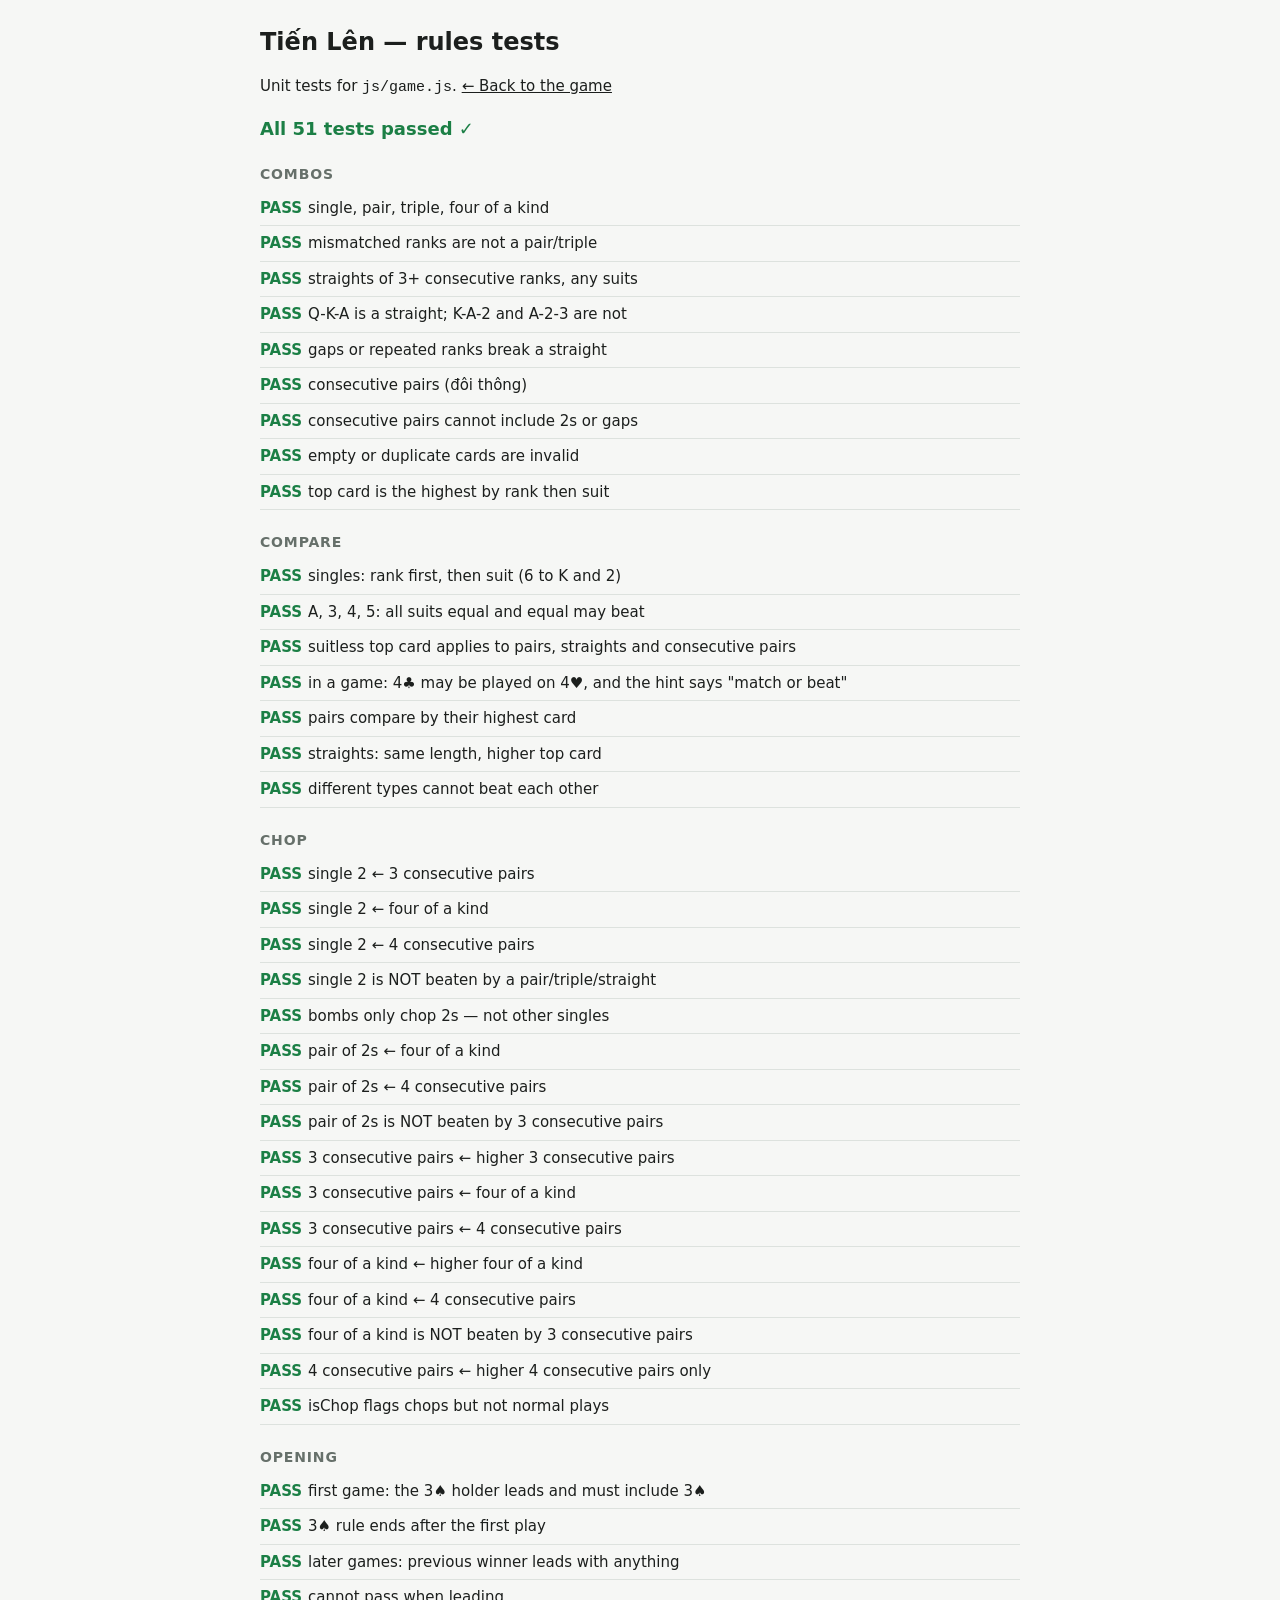
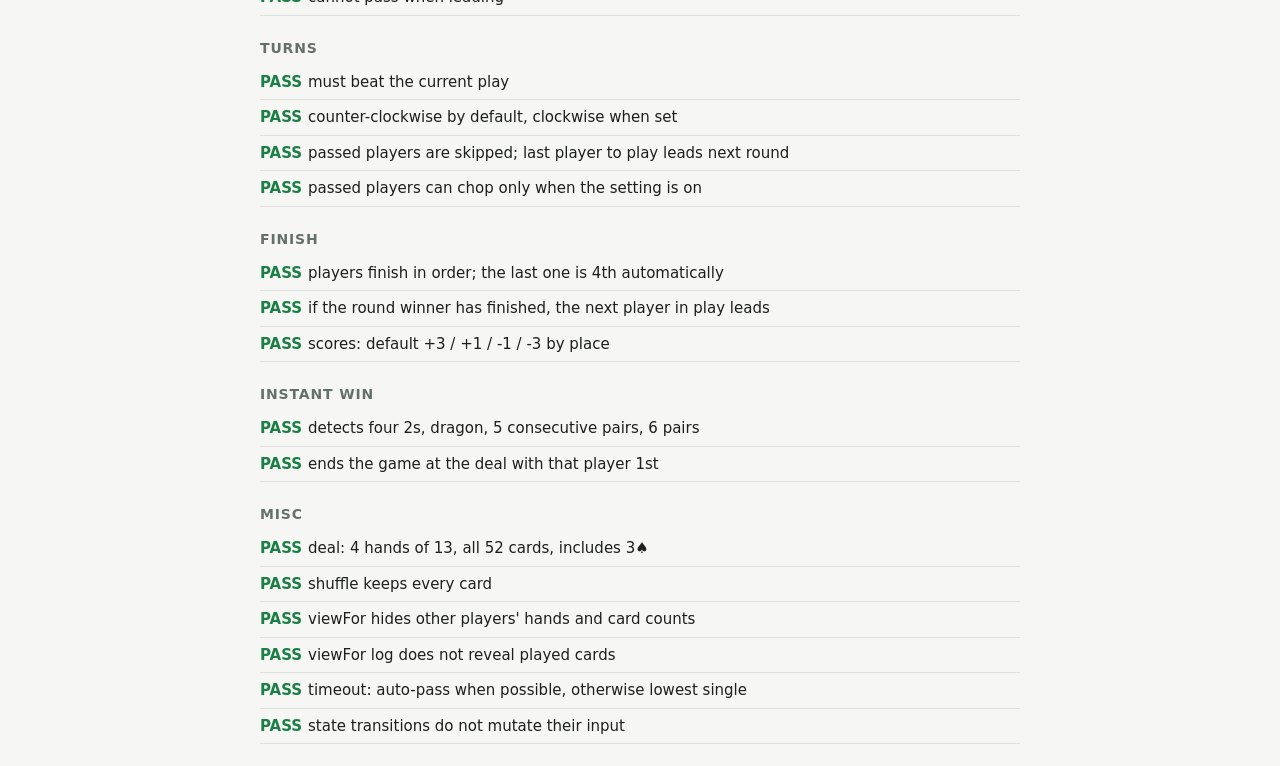
<file: tests.html>
<!doctype html>
<html lang="en">
<head>
  <meta charset="utf-8">
  <meta name="viewport" content="width=device-width, initial-scale=1">
  <title>Tiến Lên Tests</title>
  <style>
    :root { --bg: #f6f7f5; --ink: #1c1f1d; --muted: #66706a; --pass: #1b7f45; --fail: #c62828; --line: #dde2de; }
    @media (prefers-color-scheme: dark) {
      :root:not([data-theme="light"]) { --bg: #101412; --ink: #e8ece9; --muted: #9aa59f; --pass: #57d18a; --fail: #ff6b6b; --line: #2a312d; }
    }
    :root[data-theme="dark"] { --bg: #101412; --ink: #e8ece9; --muted: #9aa59f; --pass: #57d18a; --fail: #ff6b6b; --line: #2a312d; }
    body { margin: 0; background: var(--bg); color: var(--ink); font: 15px/1.5 system-ui, sans-serif; }
    main { max-width: 760px; margin: 0 auto; padding: 24px 16px; }
    h1 { margin: 0 0 4px; font-size: 24px; }
    #summary { font-weight: 700; margin: 12px 0 20px; font-size: 18px; }
    #summary.ok { color: var(--pass); }
    #summary.bad { color: var(--fail); }
    h2 { font-size: 14px; text-transform: uppercase; letter-spacing: 0.06em; color: var(--muted); margin: 22px 0 6px; }
    ul { list-style: none; margin: 0; padding: 0; }
    li { padding: 6px 0; border-bottom: 1px solid var(--line); }
    .mark { display: inline-block; width: 3.2em; font-weight: 800; }
    .pass .mark { color: var(--pass); }
    .fail .mark { color: var(--fail); }
    .err { display: block; margin-left: 3.2em; color: var(--fail); font-family: ui-monospace, Consolas, monospace; font-size: 13px; }
    a { color: inherit; }
  </style>
</head>
<body>
  <main>
    <h1>Tiến Lên — rules tests</h1>
    <p>Unit tests for <code>js/game.js</code>. <a href="./">← Back to the game</a></p>
    <div id="summary">Running…</div>
    <div id="results"></div>
  </main>
  <script type="module">
    import { runTests } from './js/tests.js';

    const esc = (s) => String(s).replace(/[&<>]/g, (c) => ({ '&': '&amp;', '<': '&lt;', '>': '&gt;' }[c]));
    const results = runTests();
    const groups = [...new Set(results.map((r) => r.group))];
    document.getElementById('results').innerHTML = groups.map((g) => `
      <h2>${esc(g)}</h2>
      <ul>${results.filter((r) => r.group === g).map((r) => `
        <li class="${r.pass ? 'pass' : 'fail'}"><span class="mark">${r.pass ? 'PASS' : 'FAIL'}</span>${esc(r.name)}
        ${r.pass ? '' : `<span class="err">${esc(r.error)}</span>`}</li>`).join('')}
      </ul>`).join('');
    const failed = results.filter((r) => !r.pass).length;
    const summary = document.getElementById('summary');
    summary.textContent = failed ? `${failed} of ${results.length} tests FAILED` : `All ${results.length} tests passed ✓`;
    summary.className = failed ? 'bad' : 'ok';
    document.title = `${failed ? '✗' : '✓'} Tiến Lên Tests`;
  </script>
</body>
</html>
</file>
